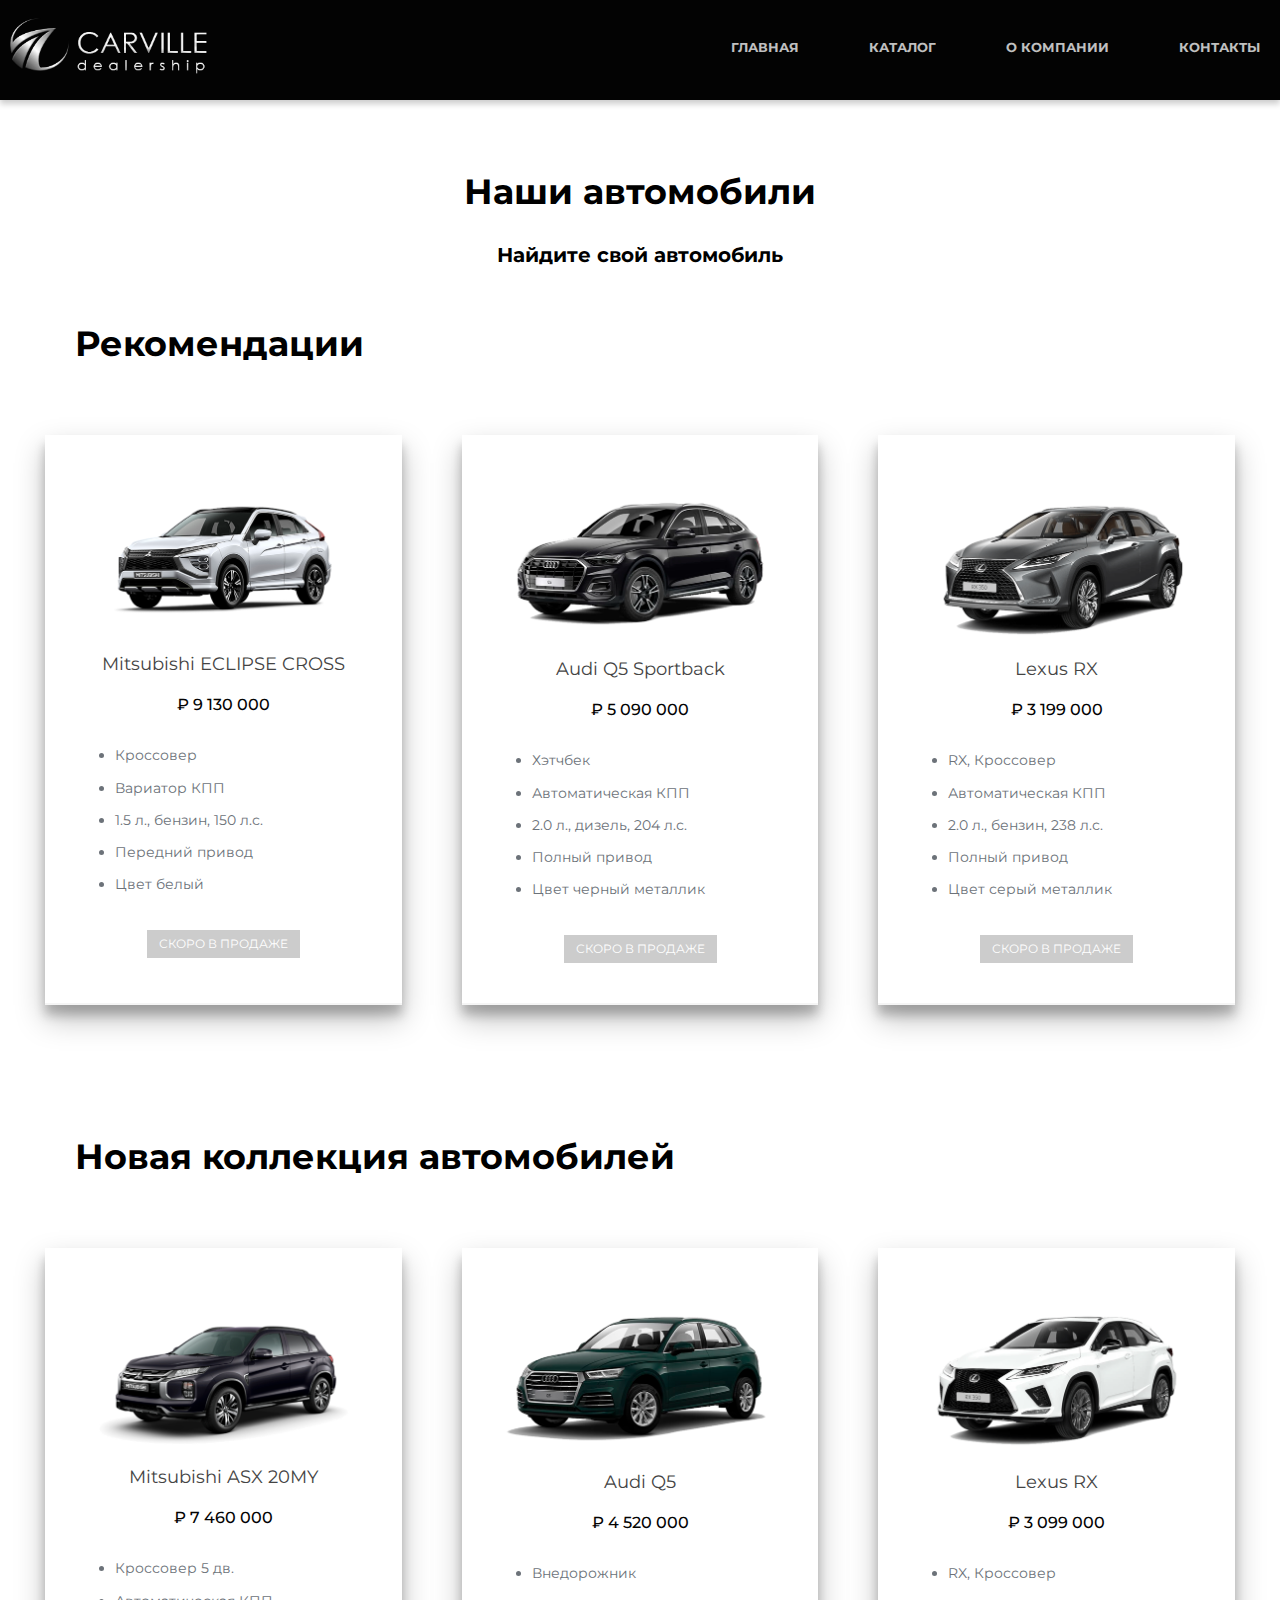
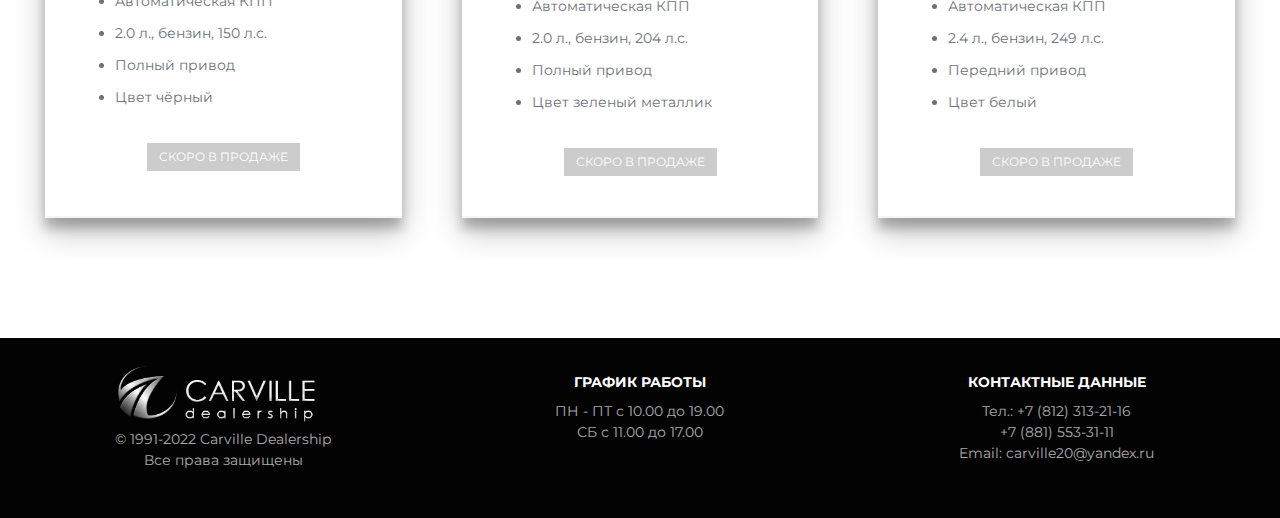
<file: index2.html>
<!doctype html>
<html>
<head>
    <meta charset="utf-8">
    <link href="https://fonts.googleapis.com/css?family=Montserrat:400,700" rel="stylesheet">
    <link rel="stylesheet" href="style2.css">
    <title>Carville dealership</title>
</head>
<body>

<!-- Header -->
<header class="header" id="header">
    <div class="container5">
        <div class="header__inner">
            <div class="header__logo">
                <img src="img/kkkk.png" width="200" height="90" alt="">
            </div>
            <nav class="nav" id="nav">
                <a class="nav__link" href="index.html">Главная</a>
                <a class="nav__link" href="index2.html">Каталог</a>
                <a class="nav__link" href="index3.html">О компании</a>
                <a class="nav__link" href="index4.html">Контакты</a>
            </nav>
        </div>
    </div>
</header>


<!-- Nomer -->

<div class="container6">
    <div class="zagolovok_podzagolovok_content">
        <h1 class="zagolovok" id="nomer">Наши автомобили</h1>
        <h2 class="podzagolovok">Найдите свой автомобиль</h2>
    </div>
    <h1 class="zagolovok4" id="nomer">Рекомендации</h1>

<div class="img_1">
<div class="nomer-item">
    <img class="item2" src="img/car3.jpg">
    <div class="nomer-list">
        <h3>Mitsubishi ECLIPSE CROSS</h3>
        <p class="price">₽ 9 130 000</p>
        <ul class="k2">
            <li>Кроссовер</li>
            <li>Вариатор КПП</li>
            <li>1.5 л., бензин, 150 л.с.</li>
            <li>Передний привод</li>
            <li>Цвет белый</li>
        </ul>
        <a href="" class="button">Скоро в продаже</a>
    </div>
  </div>

  <div class="nomer-item">
    <img class="item1" src="img/car2.jpg">
    <div class="nomer-list">
        <h3>Audi Q5 Sportback</h3>
        <p class="price">₽ 5 090 000</p>
        <ul class="k2">
            <li>Хэтчбек</li>
            <li>Автоматическая КПП</li>
            <li>2.0 л., дизель, 204 л.с.</li>
            <li>Полный привод</li>
            <li>Цвет черный металлик</li>
        </ul>
        <a href="" class="button">Скоро в продаже</a>
    </div>
  </div>

  <div class="nomer-item">
    <img class="item1" src="img/car1.jpg">
    <div class="nomer-list">
        <h3>Lexus RX</h3>
        <p class="price">₽ 3 199 000</p>
        <ul class="k2">
            <li>RX, Кроссовер</li>
            <li>Автоматическая КПП</li>
            <li>2.0 л., бензин, 238 л.с.</li>
            <li>Полный привод</li>
            <li>Цвет серый металлик</li>
        </ul>
        <a href="" class="button">Скоро в продаже</a>
    </div>
  </div>
</div>

<h1 class="zagolovok4" id="nomer">Новая коллекция автомобилей</h1>
<div class="img_2">
    <div class="nomer-item">
        <img class="item2" src="img/car6.jpg">
        <div class="nomer-list"> 
            <h3>Mitsubishi ASX 20MY</h3>
            <p class="price">₽ 7 460 000</p>
            <ul class="k2">
                <li>Кроссовер 5 дв.</li>
                <li>Автоматическая КПП</li>
                <li>2.0 л., бензин, 150 л.с.</li>
                <li>Полный привод</li>
                <li>Цвет чёрный</li>
            </ul>
            <a href="" class="button">Скоро в продаже</a>
        </div>
      </div>
    
      <div class="nomer-item">
        <img class="item1" src="img/car5.jpg">
        <div class="nomer-list">
            <h3>Audi Q5</h3>
            <p class="price">₽ 4 520 000</p>
            <ul class="k2">
                <li>Внедорожник</li>
                <li>Автоматическая КПП</li>
                <li>2.0 л., бензин, 204 л.с.</li>
                <li>Полный привод</li>
                <li>Цвет зеленый металлик</li>
            </ul>
            <a href="" class="button">Скоро в продаже</a>
        </div>
      </div>
    
      <div class="nomer-item">
        <img class="item1" src="img/car4.jpg">
        <div class="nomer-list">
            <h3>Lexus RX</h3>
            <p class="price">₽ 3 099 000</p>
            <ul class="k2">
                <li>RX, Кроссовер</li>
                <li>Автоматическая КПП</li>
                <li>2.4 л., бензин, 249 л.с.</li>
                <li>Передний привод</li>
                <li>Цвет белый</li>
            </ul>
            <a href="" class="button">Скоро в продаже</a>
        </div>
      </div>
    </div>


</div>


<!-- Footer -->
<footer class="footer">
    <div class="container">
        <div class="footer__inner">
            <div class="footer__block">
                <div class="logo">
                    <img src="img/kkkk.png" width="200" height="90" alt="">
                </div>
                <h4 class="footer__title"></h4>
                <address class="footer__address">
                    <div>© 1991-2022 Carville Dealership</div>
                    <div>Все права защищены</div>
                </address>
            </div>

            <div class="footer__block">
                <h4 class="footer__title">График работы</h4>
                <div class="footer__text">
                    <p>ПН - ПТ с 10.00 до 19.00 <br>
                        СБ с 11.00 до 17.00<br>
                    </p>
                </div>
            </div>

            <div class="footer__block">
                <h4 class="footer__title">Контактные данные</h4>
                <div class="footer__text">
                    <p>Тел.: +7 (812) 313-21-16 <br>
                        +7 (881) 553-31-11 <br>
                        Email: carville20@yandex.ru<br>
                    </p>
                </div>
            </div>
        </div> 
    </div> 
</footer>


<script src="main.js"></script>


</body>
</html>
</file>
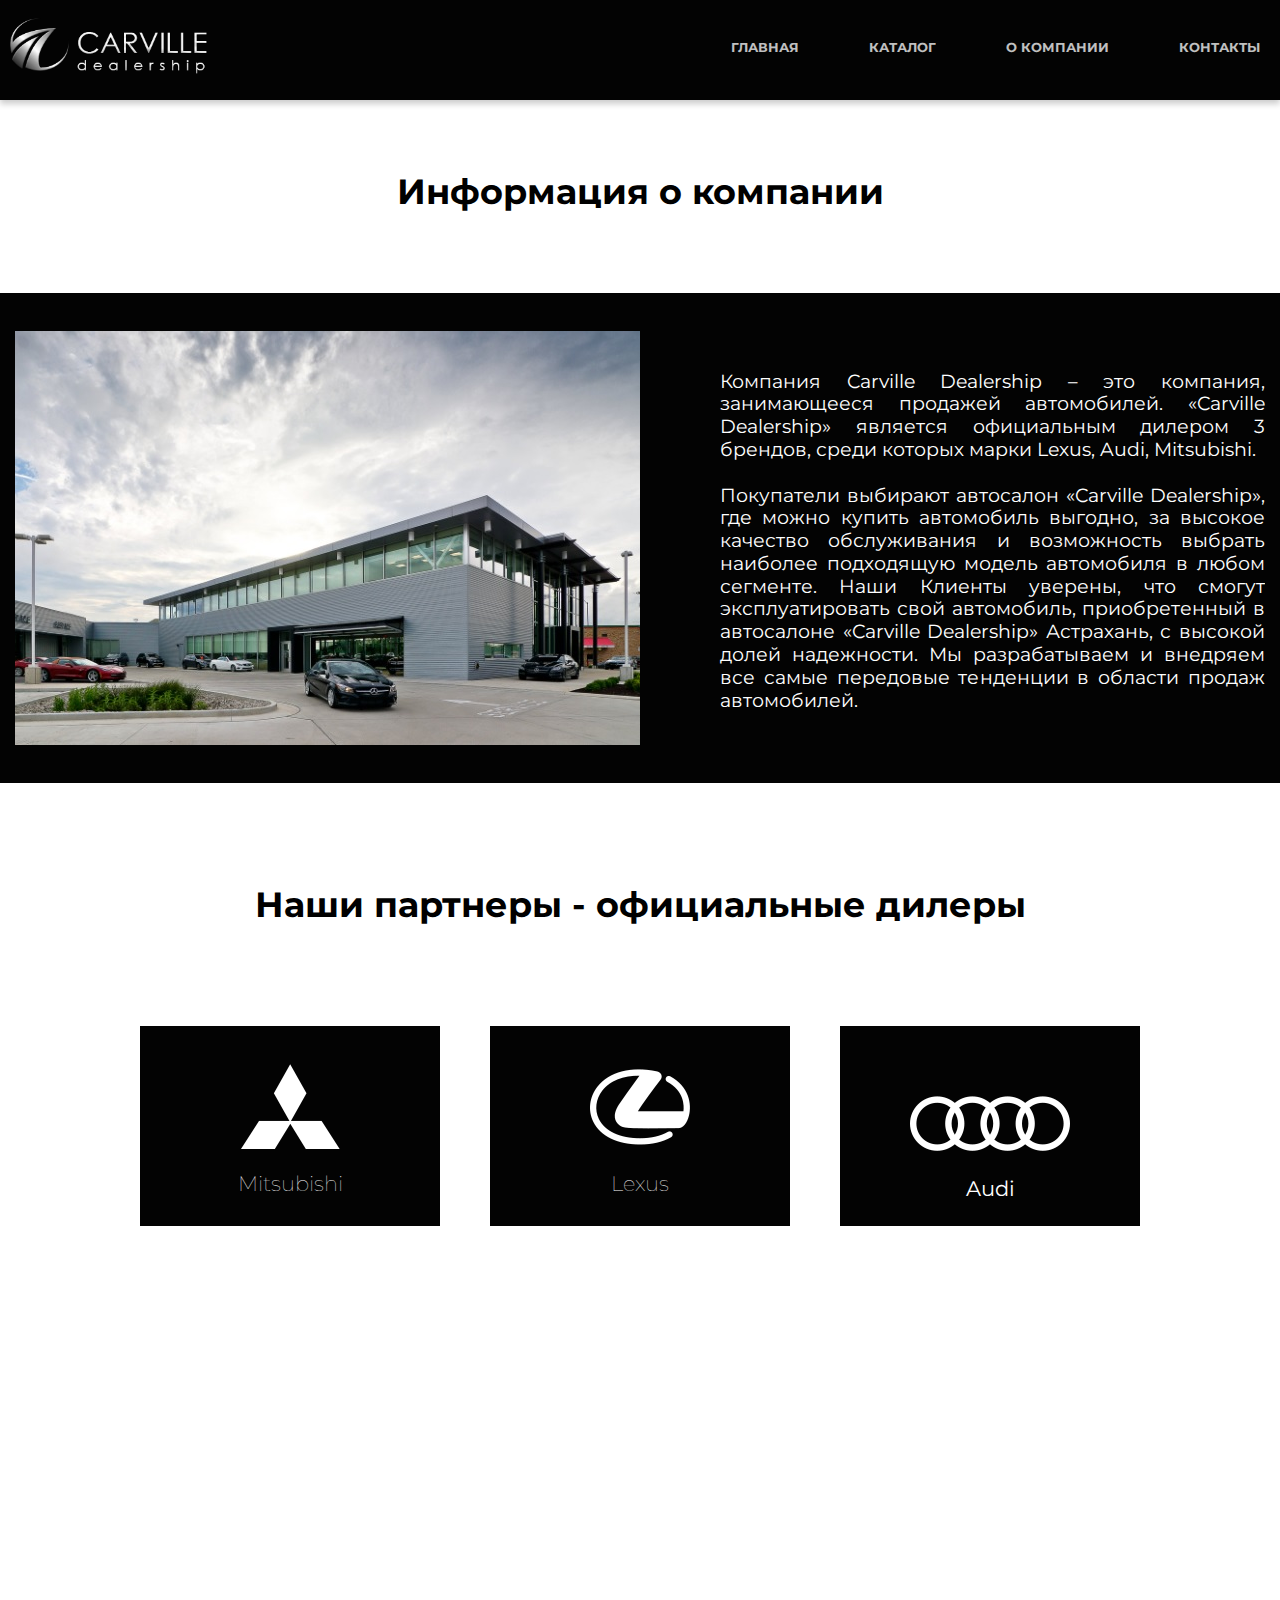
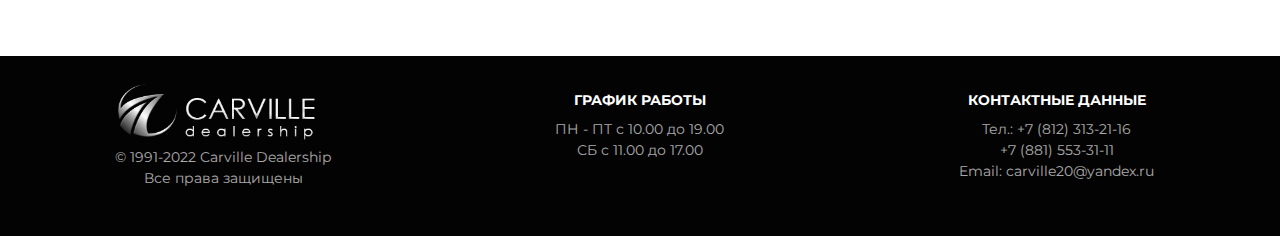
<file: index3.html>
<!doctype html>
<html>
<head>
    <meta charset="utf-8">
    <link href="https://fonts.googleapis.com/css?family=Montserrat:400,700" rel="stylesheet">
    <link rel="stylesheet" href="style3.css">
    <title>Carville dealership</title>
</head>
<body>

<!-- Header -->
<header class="header" id="header">
    <div class="container5">
        <div class="header__inner">
            <div class="header__logo">
                <img src="img/kkkk.png" width="200" height="90" alt="">
            </div>
            <nav class="nav" id="nav">
                <a class="nav__link" href="index.html">Главная</a>
                <a class="nav__link" href="index2.html">Каталог</a>
                <a class="nav__link" href="index3.html">О компании</a>
                <a class="nav__link" href="index4.html">Контакты</a>
            </nav>
        </div>
    </div>
</header>


<!-- Kompaniya -->
<div class="zagolovok_podzagolovok_content">
    <h1 class="zagolovok2" id="kompaniya">Информация о компании</h1>
</div>
<div class="kompaniya">
    <div class="container">
        <div class="kompaniya__slider" id="kompaniyaSlider">
                <div class="kompaniya__item">
                    <div class="kompaniya__photo">
                        <img class="kompaniya__img" src="img/ggg.jpg" alt="">
                    </div>
                    <div class="kompaniya__content">
                        <div class="kompaniya__text">Компания Carville Dealership – это компания, занимающееся продажей автомобилей. «Carville Dealership» является официальным дилером 3 брендов, среди которых марки Lexus, Audi, Mitsubishi.<br>
                            <br>
                            Покупатели выбирают автосалон «Carville Dealership», где можно купить автомобиль выгодно, за высокое качество обслуживания и возможность выбрать наиболее подходящую модель автомобиля в любом сегменте. Наши Клиенты уверены, что смогут эксплуатировать свой автомобиль, приобретенный
                            в автосалоне «Carville Dealership» Астрахань, с высокой долей надежности. Мы разрабатываем и внедряем все самые передовые тенденции в области продаж автомобилей.
                        </div>
                            
                    </div>
                </div>
        </div>

    </div>
</div>

<div class="container">
    <h1 class="zagolovok3">Наши партнеры - официальные дилеры</h1>
</div>

<!-- Партнеры -->
<div class="container435">
<div class="con">
    <div class="container_dil">
        <div class="card">
            <div class="face face1">
                <div class="contenttt">
                    <img src="img/icons8-мицубиси-100 (1).png">
                    <h3>Mitsubishi</h3>
                </div>
            </div>
            <div class="face face2"></div>
        </div>
        <div class="card">
            <div class="face face1">
                <div class="contenttt">
                    <img src="img/icons8-lexus-is-the-luxury-vehicle-division-of-the-japanese-automaker-toyota-100 (1).png">
                    <h3>Lexus</h3>
                </div>
            </div>
            <div class="face face2"></div>
        </div>
        <div class="card">
            <div class="face face1">
                <div class="contenttt">
                    <img src="img/icons8-audi-160.png">
                    <p>Audi</p>
                </div>
            </div>
            <div class="face face2"></div>
        </div>
    </div>
</div>
</div>


<!-- Footer -->
<footer class="footer">
    <div class="container">
        <div class="footer__inner">
            <div class="footer__block">
                <div class="logo">
                    <img src="img/kkkk.png" width="200" height="90" alt="">
                </div>
                <h4 class="footer__title"></h4>
                <address class="footer__address">
                    <div>© 1991-2022 Carville Dealership</div>
                    <div>Все права защищены</div>
                </address>
            </div>

            <div class="footer__block">
                <h4 class="footer__title">График работы</h4>
                <div class="footer__text">
                    <p>ПН - ПТ с 10.00 до 19.00 <br>
                        СБ с 11.00 до 17.00<br>
                    </p>
                </div>
            </div>

            <div class="footer__block">
                <h4 class="footer__title">Контактные данные</h4>
                <div class="footer__text">
                    <p>Тел.: +7 (812) 313-21-16 <br>
                        +7 (881) 553-31-11 <br>
                        Email: carville20@yandex.ru<br>
                    </p>
                </div>
            </div>
        </div> 
    </div> 
</footer>


<script src="main.js"></script>


</body>
</html>
</file>
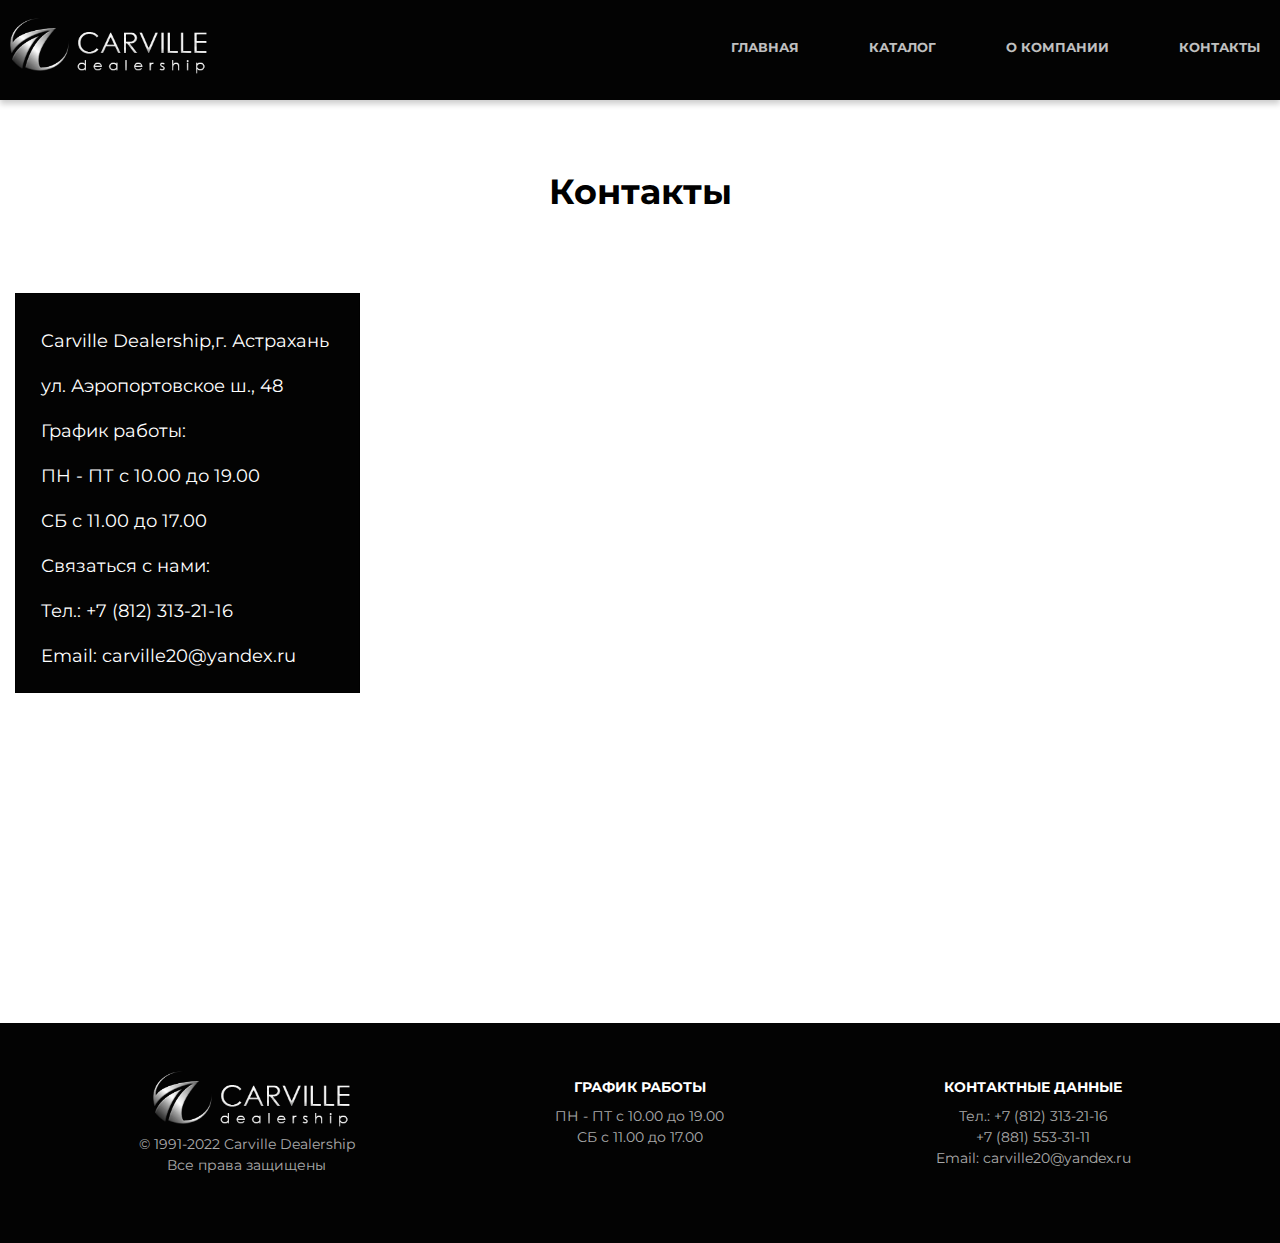
<file: index4.html>
<!doctype html>
<html>
<head>
    <meta charset="utf-8">
    <link href="https://fonts.googleapis.com/css?family=Montserrat:400,700" rel="stylesheet">
    <link rel="stylesheet" href="style4.css">
    <title>Carville dealership</title>
</head>
<body>

<!-- Header -->
<header class="header" id="header">
    <div class="container5">
        <div class="header__inner">
            <div class="header__logo">
                <img src="img/kkkk.png" width="200" height="90" alt="">
            </div>
            <nav class="nav" id="nav">
                <a class="nav__link" href="index.html">Главная</a>
                <a class="nav__link" href="index2.html">Каталог</a>
                <a class="nav__link" href="index3.html">О компании</a>
                <a class="nav__link" href="index4.html">Контакты</a>
            </nav>
        </div>
    </div>
</header>



<div class="zagolovok_podzagolovok_content">
    <h1 class="zagolovok2">Контакты</h1>
</div>
    <div class="container435">
        <div class="kompaniya__slider" id="kompaniyaSlider">
                <div class="kompaniya__item">
                    <div class="kompaniya__photo">
                        <div class="container1">
                            <div class="content">Carville Dealership,г. Астрахань<br>
                                ул. Аэропортовское ш., 48<br>
                                График работы:<br>
                                ПН - ПТ с 10.00 до 19.00<br>
                                СБ с 11.00 до 17.00<br>
                                Связаться с нами:<br>
                                Тел.: +7 (812) 313-21-16<br>
                                Email: carville20@yandex.ru<br>
                            </div>  
                        </div>
                    </div>
                    <div class="kompaniya__content">
                        <iframe class="karta" src="https://www.google.com/maps/embed?pb=!1m18!1m12!1m3!1d2756.5125548608585!2d48.00363501537534!3d46.29965727911969!2m3!1f0!2f0!3f0!3m2!1i1024!2i768!4f13.1!3m3!1m2!1s0x41a90e2f46098eb9%3A0x2df1041643adf5cd!2z0JvQtdC60YHRg9GBIC0g0JDRgdGC0YDQsNGF0LDQvdGM!5e0!3m2!1sru!2sru!4v1671791105698!5m2!1sru!2sru" width="900" height="400" style="border:0;" allowfullscreen="" loading="lazy" referrerpolicy="no-referrer-when-downgrade"></iframe>
                            
                    </div>
                </div>
        </div>
    </div>

    



<!-- Footer -->

<footer class="footer">
<div class="container">
    <div class="container">
        <div class="footer__inner">
            <div class="footer__block">
                <div class="logo">
                    <img src="img/kkkk.png" width="200" height="90" alt="">
                </div>
                <h4 class="footer__title"></h4>
                <address class="footer__address">
                    <div>© 1991-2022 Carville Dealership</div>
                    <div>Все права защищены</div>
                </address>
            </div>

            <div class="footer__block">
                <h4 class="footer__title">График работы</h4>
                <div class="footer__text">
                    <p>ПН - ПТ с 10.00 до 19.00 <br>
                        СБ с 11.00 до 17.00<br>
                    </p>
                </div>
            </div>

            <div class="footer__block">
                <h4 class="footer__title">Контактные данные</h4>
                <div class="footer__text">
                    <p>Тел.: +7 (812) 313-21-16 <br>
                        +7 (881) 553-31-11 <br>
                        Email: carville20@yandex.ru<br>
                    </p>
                </div>
            </div>
        </div> 
    </div> 
</div>
</footer>



<script src="main.js"></script>


</body>
</html>
</file>
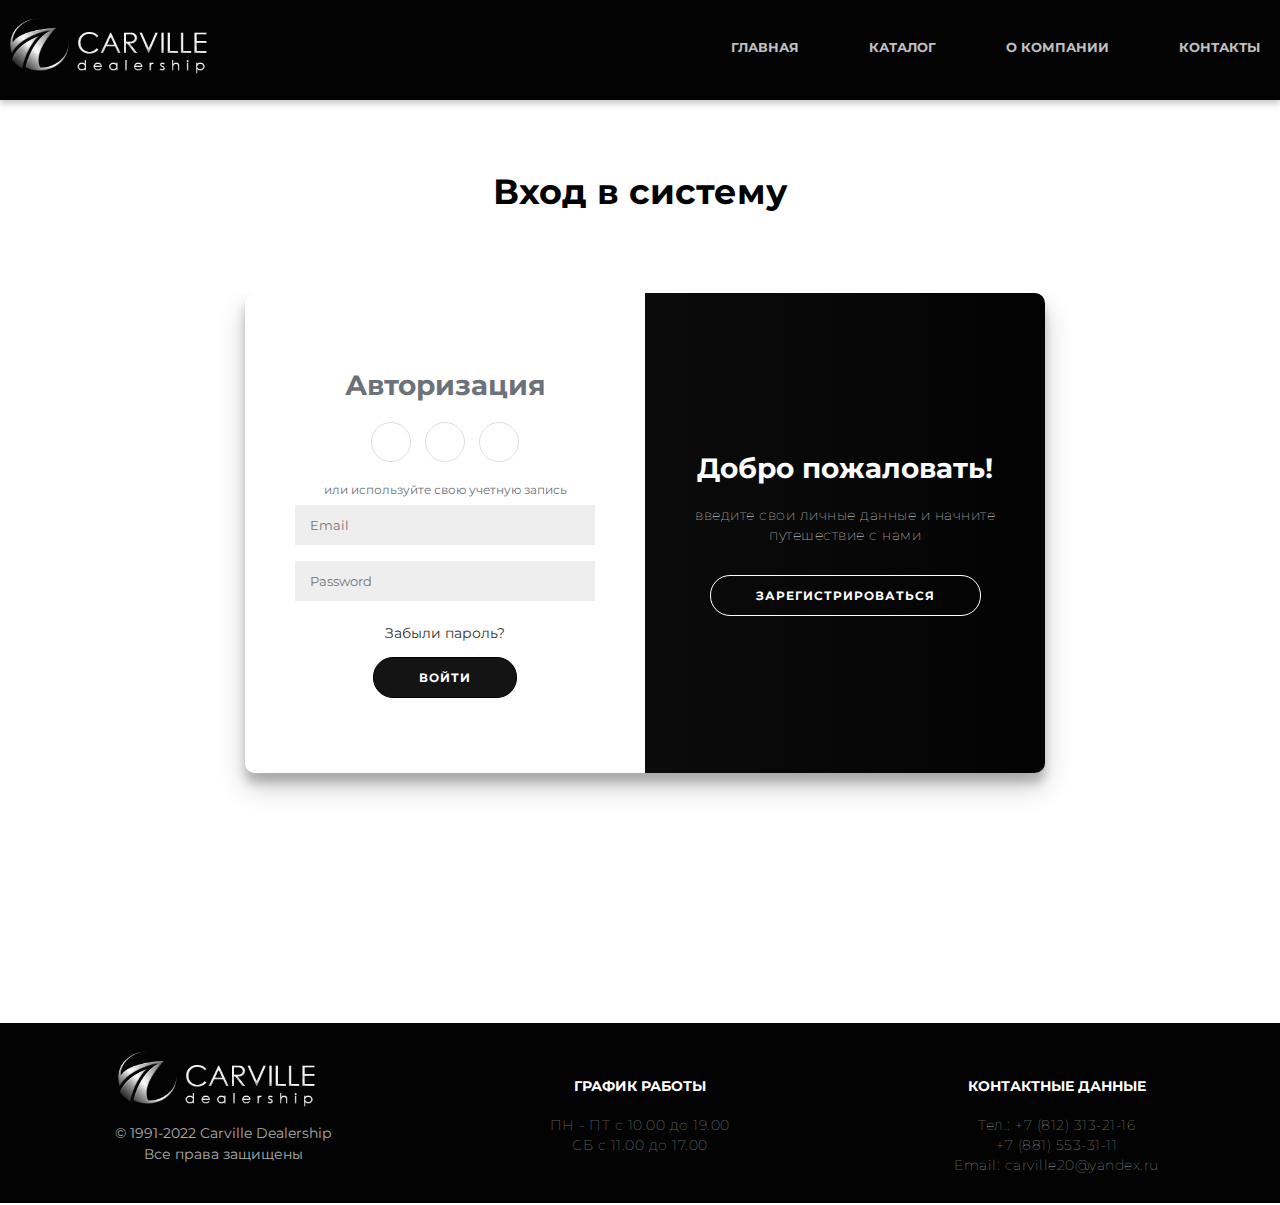
<file: index5.html>
<!doctype html>
<html>
<head>
    <meta charset="utf-8">
    <link href="https://fonts.googleapis.com/css?family=Montserrat:400,700" rel="stylesheet">
    <link rel="stylesheet" href="style5.css">
    <title>Carville dealership</title>
</head>
<body>

<!-- Header -->
<header class="header" id="header">
    <div class="container5">
        <div class="header__inner">
            <div class="header__logo">
                <img src="img/kkkk.png" width="200" height="90" alt="">
            </div>
            <nav class="nav" id="nav">
                <a class="nav__link" href="index.html">Главная</a>
                <a class="nav__link" href="index2.html">Каталог</a>
                <a class="nav__link" href="index3.html">О компании</a>
                <a class="nav__link" href="index4.html">Контакты</a>
            </nav>
        </div>
    </div>
</header>



<div class="zagolovok_podzagolovok_content">
    <h1 class="zagolovok2" id="kompaniya">Вход в систему</h1>
</div>

<link rel="stylesheet" href="https://use.fontawesome.com/releases/v5.8.1/css/all.css"
    integrity="sha384-50oBUHEmvpQ+1lW4y57PTFmhCaXp0ML5d60M1M7uH2+nqUivzIebhndOJK28anvf"
    crossorigin="anonymous">

<div class="container_f1">
<div class="container435">
<div class="container" id="container">
        <div class="form-container sign-up-container">
            <form action="#">
                <h1>Регистрация клиента</h1>
                <div class="social-container">
                    <a href="#" class="social"><i class="fab fa-facebook-f"></i></a>
                    <a href="#" class="social"><i class="fab fa-google-plus-g"></i></a>
                    <a href="#" class="social"><i class="fab fa-linkedin-in"></i></a>
                </div>
                <span>или используйте электронную почту для регистрации</span>
                <input type="text" placeholder="Name" />
                <input type="email" placeholder="Email" />
                <input type="password" placeholder="Password"/>
                <div class="button_1">
                    <button>Регистрация</button>
                </div>
            </form>
        </div>
        <div class="form-container sign-in-container">
            <form action="#">
                <h1>Авторизация</h1>
                <div class="social-container">
                    <a href="#" class="social"><i class="fab fa-facebook-f"></i></a>
                    <a href="#" class="social"><i class="fab fa-google-plus-g"></i></a>
                    <a href="#" class="social"><i class="fab fa-linkedin-in"></i></a>
                </div>
                <span>или используйте свою учетную запись</span>
                <input type="email" placeholder="Email" />
                <input type="password" placeholder="Password" />
                <a href="#">Забыли пароль?</a>
                <button>войти</button>
            </form>
        </div>
        <div class="overlay-container">
            <div class="overlay">
                <div class="overlay-panel overlay-left">
                    <h1>С возвращением!</h1>
                    <p>Чтобы поддерживать с нами связь, пожалуйста, войдите в систему, указав свои личные данные</p>
                    <button class="ghost" id="signIn">Войти</button>
                </div>
                <div class="overlay-panel overlay-right">
                    <h1>Добро пожаловать!</h1>
                    <p>введите свои личные данные и начните путешествие с нами</p>
                    <button class="ghost" id="signUp">зарегистрироваться</button>
                </div>
            </div>
        </div>
    </div>
   
</div>
</div>


    
<!-- Footer -->
<footer class="footer">
    <div class="container10">
        <div class="footer__inner">
            <div class="footer__block">
                <div class="logo">
                    <img src="img/kkkk.png" width="200" height="90" alt="">
                </div>
                <h4 class="footer__title"></h4>
                <address class="footer__address">
                    <div>© 1991-2022 Carville Dealership</div>
                    <div>Все права защищены</div>
                </address>
            </div>

            <div class="footer__block">
                <h4 class="footer__title">График работы</h4>
                <div class="footer__text">
                    <p>ПН - ПТ с 10.00 до 19.00 <br>
                        СБ с 11.00 до 17.00<br>
                    </p>
                </div>
            </div>

            <div class="footer__block">
                <h4 class="footer__title">Контактные данные</h4>
                <div class="footer__text">
                    <p>Тел.: +7 (812) 313-21-16 <br>
                        +7 (881) 553-31-11 <br>
                        Email: carville20@yandex.ru<br>
                    </p>
                </div>
            </div>
        </div> 
    </div> 
</footer>


<script src="main5.js"></script>


</body>
</html>
</file>
<file: style2.css>
body {
    margin: 0;

    font-family: 'Montserrat', sans-serif;
    font-size: 14px;
    color: #6c7279;
    background-color: #fff;
}


* {
    box-sizing: border-box;
}

h1, h2, h3, h4, h5, h6 {
    margin: 0;
}

p {
    margin: 0 0 10px;
}


/* Container
===================*/
.container {
    width: 100%;
    max-width: 1300px;
    margin: 0 auto;
    padding: 0 15px;
}

.container7 {
    width: 100%;
    max-width: 1600px;
    height: 670px;
    margin: -65px auto;
    padding: 0 15px;
    background-color: #030303;
}

.container6 {
    width: 100%;
    max-width: 1300px;
    margin: 0 auto;
    padding: 0 15px;
    
}

.container435 {
    width: 100%;
    height: 100%;
    max-width: 1300px;
    margin: 0 auto;
    padding: 0 15px;
    margin-bottom: 20px;

    overflow: hidden;
    display: grid;
    grid-template-areas:  "footer";
    grid-template-rows: auto 1fr auto;
    min-height: 80vh;
}

.container5 {
    width: 100%;
    max-width: 1270px;
    margin: 0 auto;
    padding: 0 15px;
}

.container1 {
    position: absolute;
    width: 345px;
    height: 400px;
    left: 40px;
    margin-top: 50px;

    background: #030303;
}

.container2 {
    width: 100%;
    max-width: 1270px;
    margin: 0 auto;
    padding: 0 30px;
}

.container3 {
    width: 100%;
    max-width: 1400px;
    margin: 0 auto;
    padding: 0 30px;
}

.container4 {
    width: 100%;
    max-width: 1220px;
    margin: 0 auto;
    padding: 0 15px;
}

.header__logo {
    margin-left: -10px;
    margin-top: 10px;
}


/* Header
===================*/

.header {
    width: 100%;
    height: 100px;
    background:  #030303;
    box-shadow: 0 4px 6px rgba(0,0,0,.2);
    position: absolute;
    top: 0;
    left: 0;
    z-index: 1000;
}

.header.fixed {
    height: auto;

    position: fixed;

    background-color: #141414;
}

.header.fixed .header__inner {
    padding-top: -5px;
    padding-bottom: -5px;

    border-bottom: 0;
}

.header__inner {
    display: flex;
    justify-content: space-between;
    align-items: center;
    padding: -54px 0;
    margin-top: -5px;
}




/* Nav
===================*/

.nav {
    display: flex;
    font-size: 13px;
    font-weight: 700;
    text-transform: uppercase;
}

.nav__link {
    margin-left: 70px;

    color: rgb(255, 255, 255);
    text-decoration: none;
    opacity: .75;

    transition: opacity .1s linear;
}

.nav__link:hover {
    opacity: 1;
}


/* Intro
===================*/

.intro {
    display: flex;
    height: 790px;
    padding-top: 100px;
    margin-top: 100px;
    

    background: url("img/baner.jpg") center no-repeat;
    background-size: cover;
    
}

.intro__inner {
    width: 100%;
    max-width: 970px;
    margin: 0 auto;

    text-align: center;
}

.intro__title {
    margin: 0 0 30px;

    font-family: 'Montserrat', sans-serif;
    font-size: 45px;
    line-height: 1.1;
    color: #fff;
    font-weight: 700;
    text-transform: uppercase;
    text-align: left;
    margin-left: -148px;
    margin-top: -10px;
}

.intro__subtitle {
    margin-bottom: 60px;

    font-size: 27px;
    color: #fff;
    line-height: 1.5;
    font-weight: 400;
    text-align: left;
    margin-left: -148px;
    margin-top: 240px;
}

.intro__subtitle1 {
    margin-bottom: 20px;

    font-size: 18px;
    color: #fff;
    line-height: 1.5;
    font-weight: 400;
    text-align: left;
    margin-left: -148px;
    margin-top: -27px;

}

.intro__subtitle2 {
    margin-bottom: 60px;

    font-size: 27px;
    color: #fff;
    line-height: 1.5;
    font-weight: 400;
    text-align: left;
    margin-left: -148px;
    margin-top: 10px;
}


/* Button
===================*/
.btn {
    display: inline-block;
    vertical-align: top;
    padding: 14px 40px;

    border-radius: 2px;
    border: 0;
    cursor: pointer;

    font-family: 'Montserrat', sans-serif;
    font-size: 13px;
    color: #fff;
    font-weight: 600;
    text-transform: uppercase;
    text-decoration: none;
    text-align: left;
    opacity: .80;


    transition: background .1s linear;
    margin-left: -1085px;
}

.btn--red {
    background-color: #030303;
}

.btn--red:hover {
    background-color: #0f0f0f;
}

.btn--long {
    min-width: 280px;
}



/* Preimushchestva
===================*/

.preimushchestva {
    display: flex;
    flex-wrap: wrap;
    margin: 85px 0;
}

.preimushchestva__item {
    width: 33.33333%;
    padding: 0 40px;
    margin: 25px 0;

    text-align: center;
}

.preimushchestva__icon {
    margin-bottom: 25px;
}

.preimushchestva__title {
    margin-bottom: 20px;

    font-size: 14px;
    color: #2d3033;
    font-weight: 700;
    text-transform: uppercase;
}

.preimushchestvas__text {
    font-size: 14px;
    line-height: 1.5;
    color: #6c7279;
    
}

.logo {
    display: flex;
    justify-content: space-between;
    align-items: center;
    padding: -54px 0;
    margin-left: 88px;
    margin-top: -20px;

}

.karta {
    margin-left: 400px;
    margin-top: 50px;
    margin-bottom: 95px;
}

.preim {
    text-align: center;
    font-size: 35px;
    color: #000000;
    margin-top: 85px;
    margin-bottom: -20px;

}

.preim1 {
    text-align: center;
    font-size: 35px;
    color: #ffffff;
    margin-top: 120px;
    padding-top: 55px;
    margin-bottom: -120px;

}

.preim2 {
    text-align: center;
    font-size: 35px;
    color: #000000;
    margin-top: 57px;
    margin-bottom: 140px;

}

.zagolovok_podzagolovok_content{
    position: relative;
    width: 100%;
    max-width: 1300px;
    margin-top: 50px;
    margin-top: 170px;
}

.zagolovok {
    text-align: center;
    font-size: 35px;
    color: #000000;
}

.podzagolovok {
    text-align: center;
    font-size: 20px;
    color: #000000;
    margin-top: 30px;
    margin-bottom: 55px;
}

.zagolovok1 {
    text-align: center;
    font-size: 35px;
    color: #000000;
    margin-top: -120px;
    margin-bottom: 25px;
}

.zagolovok2 {
    text-align: center;
    font-size: 35px;
    color: #000000;
    margin-top: 70px;
    margin-bottom: 80px;
}

.zagolovok4 {
    text-align: left;
    margin-left: 60px;
    margin-bottom: 40px;
    font-size: 35px;
    color: #000000;
}


.div1 {
    border: 1px solid black;
    padding: 5px;
    margin-bottom: 5px;
}
   
.content {
    width: 99%;
    position: absolute;


    line-height: 2.5;

    height: 275px;
    left: 15px;

    font-style: normal;
    font-size: 20px;
    display: flex;

    color: #ffffff;
}

.content1 {
    width: 95%;
    position: absolute;
    
    line-height: 2.5;
    
    height: 275px;
    left: 15px;
    
    font-style: normal;
    font-size: 20px;
    display: flex;
    
    color: #ffffff;
}



/* Nomer
===================*/

.nomer-item {
    width: 380px; 
    height: 830px;
    text-align: center;
    margin: 0 auto;
    padding: 15px;
    border-bottom: 2px solid #F5F5F5;
    background: white;
    
    transition: .3s ease-in;
}

.nomer-item {
    background: white;
    display: inline-block;
    width: 380px; 
    height: 570px;
    margin: 30px;
    box-shadow: 0 14px 28px rgba(0,0,0,0.25), 0 10px 10px rgba(0,0,0,0.22);
}

.nomer-item:hover {
    border-bottom: 2px solid #030303;
}

.nomer-item img {
    display: block;
    width: 100%;
}

.nomer-list {
    padding: 15px 0;
}

.nomer-list h3 {
    font-size: 18px;
    font-weight: 400;
    color: #444444;
    margin: 0 0 10px 0;
}



.item1 {
    margin-top: 40px;
}

.item2 {
    margin-top: 35px;
}


.price {
    font-size: 16px;
    color: #030303;
    display: block;
    margin-bottom: 25px;
    margin-top: 20px;
    font-weight: 500;
}

.button {
    text-decoration: none;
    display: inline-block;
    padding: 0 12px;
    background: #cccccc;
    color: white;
    text-transform: uppercase;
    font-size: 12px;
    line-height: 28px;
    transition: .3s ease-in;
}

.nomer-item:hover .button {
    background: #030303;
}

.k2 {
    text-align: left;
    margin: 0 15px;
    line-height: 2.3;
    margin-bottom: 30px;
}

.k3 {
    margin-left: -135px;
    margin-top: 20px;
}




.img_1 {
    display: flex;
    margin-bottom: 100px;
}

.img_2 {
    display: flex;
    margin-bottom: 100px;
}

.img_3 {
    display: flex;
    margin-bottom: 100px;
}



/* Karusel
===================*/
.slideshow-container {
  max-width: 1050px;
  position: relative;
  margin: auto;
  top: 185px; 
}

.mySlides {
    display: none;
}

.prev, .next {
  cursor: pointer;
  position: absolute;
  top: 50%;
  width: auto;
  margin-top: -22px;
  padding: 16px;
  color: white;
  font-weight: bold;
  font-size: 18px;
  transition: 0.6s ease;
  border-radius: 0 3px 3px 0;
}

.next {
  right: 0;
  border-radius: 3px 0 0 3px;
}

.prev:hover, .next:hover {
  background-color: rgba(0,0,0,0.8);
}

.text {
  color: #f2f2f2;
  font-size: 15px;
  padding: 8px 12px;
  position: absolute;
  bottom: 8px;
  width: 100%;
  text-align: center;
}

.numbertext {
  color: #f2f2f2;
  font-size: 12px;
  padding: 8px 12px;
  position: absolute;
  top: 0;
}

.dot {
  cursor: pointer;
  height: 12px;
  width: 12px;
  margin: 210px 2px;
  background-color: rgb(255, 255, 255);
  border-radius: 90%;
  display: inline-block;
  transition: background-color 0.6s ease;
}

.active, .dot:hover {
  background-color: #717171;
}



/* Zayavka */
.decor {
    position: relative;
    max-width: 400px;
    margin: 50px auto 0;
    background: white;
    border-radius: 30px;
    background: #f0683f;
    margin-right: 100px;
    }

.circle {
    position: absolute;
    bottom: 80px;
    left: -55px;
    width: 20px;
    height: 20px;
    border-radius: 50%;
    background: white;
    }

.form-inner {
    padding: 50px;
    }

.form-inner input, .form-inner textarea {
    display: block;
    width: 100%;
    padding: 0 20px;
    margin-bottom: 10px;
    background: #E9EFF6;
    line-height: 40px;
    border-width: 0;
    border-radius: 20px;
    font-family: 'Montserrat', sans-serif;
    }

.form-inner input[type="submit"] {
    margin-top: 30px;
    background: #f69a73e3;
    border-bottom: 4px solid #d87d56;
    color: white;
    font-size: 14px;
    }

.form-inner textarea {
    resize: none;
    }

.form-inner h3 {
    margin-top: 0;
    font-weight: 500;
    font-size: 24px;
    color: #ffffff;
    }
    
h3 {
    margin-bottom: 10px;
    margin-top: 20px;
    font-family: 'Montserrat', sans-serif;
    }
    
.modal {
    display: none; 
    position: fixed; 
    z-index: 1; 
    left: 0;
    top: 0;
    width: 100%; 
    height: 100%; 
    background-color: rgba(0,0,0,0.4); 
    }
    
.modal-content {
    background-color: #fefefe;
    margin: 10% auto; 
    padding: 25px;
    border: 1px solid #888;
    width: 40%; 
    margin-top: 260px ;
    }
    
.close {
    color: #aaa;
    float: right;
    font-size: 28px;
    font-weight: bold;
    }
    
.close:hover,
.close:focus {
    color: black;
    text-decoration: none;
    cursor: pointer;
    }

.img4 {
    margin-bottom: -690px;
    margin-left: 80px;
    width: 680px;
    height: 500px;
}

.k1 {
    color: rgb(255, 255, 255);
    text-align: center;
    padding-bottom: 20px;
}



/* Akkordeon
===================*/
.accordion {
    background-color: #eee;
    color: #444;
    font-family: 'Montserrat', sans-serif;
    font-size: 18px;
    cursor: pointer;
    padding: 25px;
    width: 990px;
    margin-left: 155px;
    text-align: center;
    margin-bottom: 10px;
    text-align: left;
    border: none;
    transition: 0.4s;
  }

  
.activee, .accordion:hover {
    background-color: #cccccce1;
  }
  
.panel {
    padding: 0 30px;
    background-color: white;
    display: none;
    margin-left: 148px;
    margin-top: 10px;
    margin-bottom: 20px;
    width: 990px;
    
  }

.accordion:after {
    content: '\02795'; /* Символ (+) */
    font-size: 13px;
    color: #444;
    float: right;
    margin-left: 5px;
    margin-top: 1px;
}

.activee:after1 {
  content: "\2796"; /* Символ (-) */
}

.zagolovok3 {
    text-align: center;
    font-size: 35px;
    color: #000000;
    margin-top: 130px;
    margin-bottom: 80px;

}

/* Kompaniya
===================*/

.kompaniya {
    overflow: hidden;
    background-color: #030303;
    margin-bottom: 200px;
}

.kompaniya__slider {
    height: 490px;
    overflow: hidden;
}

.kompaniya__slider.slick-initialized {
    height: auto;
}

.kompaniya__item {
    display: flex;
    flex-wrap: wrap;
    overflow: hidden;
}

.kompaniya__photo {
    width: 50%;
    height: 490px;
    position: relative;
}

.kompaniya__img {
    position: absolute;
    top: 50%;
    right: 0;
    z-index: 1;

    transform: translateY(-50%);
}

.kompaniya__content {
    display: flex;
    flex-direction: column;
    justify-content: center;
    width: 50%;
    padding-left: 80px;
}

.kompaniya__text {
    margin-bottom: -7px;

    font-family: 'Montserrat', sans-serif;
    font-style: normal;
    text-align: justify;
    font-size: 19px;
    line-height: 1.2;
    color: #fff;
}

.kompaniya__author {
    font-size: 13px;
    font-weight: 700;
    text-transform: uppercase;
    color: #fff;
}


/* Footer
===================*/

.footer {
    margin-top: -10px;
    background-color: #030303;
}

.footer__inner {
    display: flex;
    flex-wrap: wrap;
    padding: 35px 0;
    height: 180px;
}

.footer__block {
    width: 33.33333%;
    padding: 0 15px;

    text-align: center;
}

.footer__title {
    margin-bottom: 10px;

    font-size: 14px;
    font-weight: 700;
    color: #fff;
    text-transform: uppercase;
}

.footer__address {
    margin-top: -24px;
    font-size: 14px;
    line-height: 1.5;
    font-style: normal;
    color: rgba(255, 255, 255, 0.671);
}

.footer__text {
    font-size: 14px;
    line-height: 1.5;
    color: rgba(255, 255, 255, 0.671);
}
</file>
<file: style3.css>
body {
    margin: 0;

    font-family: 'Montserrat', sans-serif;
    font-size: 14px;
    color: #6c7279;
    background-color: #fff;
}


* {
    box-sizing: border-box;
}

h1, h2, h3, h4, h5, h6 {
    margin: 0;
}

p {
    margin: 0 0 10px;
}


/* Container
===================*/
.container {
    width: 100%;
    max-width: 1300px;
    margin: 0 auto;
    padding: 0 15px;
}

.container7 {
    width: 100%;
    max-width: 1600px;
    height: 670px;
    margin: -65px auto;
    padding: 0 15px;
    background-color: #030303;
}

.container6 {
    width: 100%;
    max-width: 1300px;
    margin: 0 auto;
    padding: 0 15px;
}

.container5 {
    width: 100%;
    max-width: 1270px;
    margin: 0 auto;
    padding: 0 15px;
}

.container1 {
    position: absolute;
    width: 345px;
    height: 400px;
    left: 40px;
    margin-top: 50px;

    background: #030303;
}

.container2 {
    width: 100%;
    max-width: 1270px;
    margin: 0 auto;
    padding: 0 30px;
}


.container435 {
    width: 100%;
    height: 100%;
    max-width: 1300px;
    margin: 0 auto;
    padding: 0 15px;
    margin-bottom: 20px;

    overflow: hidden;
    display: grid;
    grid-template-areas:  "footer";
    grid-template-rows: auto 1fr auto;
    min-height: 80vh;
}

.container3 {
    width: 100%;
    max-width: 1400px;
    margin: 0 auto;
    padding: 0 30px;
}

.container4 {
    width: 100%;
    max-width: 1220px;
    margin: 0 auto;
    padding: 0 15px;
}

.header__logo {
    margin-left: -10px;
    margin-top: 10px;
}


/* Header
===================*/

.header {
    width: 100%;
    height: 100px;
    background:  #030303;
    box-shadow: 0 4px 6px rgba(0,0,0,.2);
    position: absolute;
    top: 0;
    left: 0;
    z-index: 1000;
}

.header.fixed {
    height: auto;

    position: fixed;

    background-color: #141414;
}

.header.fixed .header__inner {
    padding-top: -5px;
    padding-bottom: -5px;

    border-bottom: 0;
}

.header__inner {
    display: flex;
    justify-content: space-between;
    align-items: center;
    padding: -54px 0;
    margin-top: -5px;
}




/* Nav
===================*/

.nav {
    display: flex;
    font-size: 13px;
    font-weight: 700;
    text-transform: uppercase;
}

.nav__link {
    margin-left: 70px;

    color: rgb(255, 255, 255);
    text-decoration: none;
    opacity: .75;

    transition: opacity .1s linear;
}

.nav__link:hover {
    opacity: 1;
}


/* Intro
===================*/

.intro {
    display: flex;
    height: 790px;
    padding-top: 100px;
    margin-top: 100px;
    

    background: url("img/baner.jpg") center no-repeat;
    background-size: cover;
    
}

.intro__inner {
    width: 100%;
    max-width: 970px;
    margin: 0 auto;

    text-align: center;
}

.intro__title {
    margin: 0 0 30px;

    font-family: 'Montserrat', sans-serif;
    font-size: 45px;
    line-height: 1.1;
    color: #fff;
    font-weight: 700;
    text-transform: uppercase;
    text-align: left;
    margin-left: -148px;
    margin-top: -10px;
}

.intro__subtitle {
    margin-bottom: 60px;

    font-size: 27px;
    color: #fff;
    line-height: 1.5;
    font-weight: 400;
    text-align: left;
    margin-left: -148px;
    margin-top: 240px;
}

.intro__subtitle1 {
    margin-bottom: 20px;

    font-size: 18px;
    color: #fff;
    line-height: 1.5;
    font-weight: 400;
    text-align: left;
    margin-left: -148px;
    margin-top: -27px;

}

.intro__subtitle2 {
    margin-bottom: 60px;

    font-size: 27px;
    color: #fff;
    line-height: 1.5;
    font-weight: 400;
    text-align: left;
    margin-left: -148px;
    margin-top: 10px;
}


/* Button
===================*/
.btn {
    display: inline-block;
    vertical-align: top;
    padding: 14px 40px;

    border-radius: 2px;
    border: 0;
    cursor: pointer;

    font-family: 'Montserrat', sans-serif;
    font-size: 13px;
    color: #fff;
    font-weight: 600;
    text-transform: uppercase;
    text-decoration: none;
    text-align: left;
    opacity: .80;


    transition: background .1s linear;
    margin-left: -1085px;
}

.btn--red {
    background-color: #030303;
}

.btn--red:hover {
    background-color: #0f0f0f;
}

.btn--long {
    min-width: 280px;
}



/* Preimushchestva
===================*/

.preimushchestva {
    display: flex;
    flex-wrap: wrap;
    margin: 85px 0;
}

.preimushchestva__item {
    width: 33.33333%;
    padding: 0 40px;
    margin: 25px 0;

    text-align: center;
}

.preimushchestva__icon {
    margin-bottom: 25px;
}

.preimushchestva__title {
    margin-bottom: 20px;

    font-size: 14px;
    color: #2d3033;
    font-weight: 700;
    text-transform: uppercase;
}

.preimushchestvas__text {
    font-size: 14px;
    line-height: 1.5;
    color: #6c7279;
    
}

.logo {
    display: flex;
    justify-content: space-between;
    align-items: center;
    padding: -54px 0;
    margin-left: 88px;
    margin-top: -20px;

}

.karta {
    margin-left: 400px;
    margin-top: 50px;
    margin-bottom: 95px;
}

.preim {
    text-align: center;
    font-size: 35px;
    color: #000000;
    margin-top: 85px;
    margin-bottom: -20px;

}

.preim1 {
    text-align: center;
    font-size: 35px;
    color: #ffffff;
    margin-top: 120px;
    padding-top: 55px;
    margin-bottom: -120px;

}

.preim2 {
    text-align: center;
    font-size: 35px;
    color: #000000;
    margin-top: 57px;
    margin-bottom: 140px;

}

.zagolovok_podzagolovok_content {
    position: relative;
    width: 100%;
    margin-top: 50px;
    margin-top: 170px;
}

.zagolovok {
    text-align: center;
    font-size: 35px;
    color: #000000;
    margin-top: -30px;
}

.podzagolovok {
    text-align: center;
    font-size: 20px;
    color: #000000;
    margin-top: 30px;
    margin-bottom: 55px;
}

.zagolovok1 {
    text-align: center;
    font-size: 35px;
    color: #000000;
    margin-top: -120px;
    margin-bottom: 25px;
}

.zagolovok2 {
    text-align: center;
    font-size: 35px;
    color: #000000;
    margin-top: 70px;
    margin-bottom: 80px;
}



.div1 {
    border: 1px solid black;
    padding: 5px;
    margin-bottom: 5px;
}
   
.content {
    width: 99%;
    position: absolute;


    line-height: 2.5;

    height: 275px;
    left: 15px;

    font-style: normal;
    font-size: 20px;
    display: flex;

    color: #ffffff;
}

.content1 {
    width: 95%;
    position: absolute;
    
    line-height: 2.5;
    
    height: 275px;
    left: 15px;
    
    font-style: normal;
    font-size: 20px;
    display: flex;
    
    color: #ffffff;
}



/* Nomer
===================*/

.nomer-item {
    width: 380px; 
    height: 830px;
    text-align: center;
    margin: 0 auto;
    padding: 15px;
    border-bottom: 2px solid #F5F5F5;
    background: white;
    
    transition: .3s ease-in;
}

.nomer-item {
    background: white;
    display: inline-block;
    width: 380px; 
    height: 570px;
    margin: 30px;
    box-shadow: 0 14px 28px rgba(0,0,0,0.25), 0 10px 10px rgba(0,0,0,0.22);
}

.nomer-item:hover {
    border-bottom: 2px solid #030303;
}

.nomer-item img {
    display: block;
    width: 100%;
}

.nomer-list {
    padding: 15px 0;
}

.nomer-list h3 {
    font-size: 18px;
    font-weight: 400;
    color: #444444;
    margin: 0 0 10px 0;
}



.item1 {
    margin-top: 40px;
}

.item2 {
    margin-top: 35px;
}


.price {
    font-size: 16px;
    color: #030303;
    display: block;
    margin-bottom: 25px;
    margin-top: 20px;
    font-weight: 500;
}

.button {
    text-decoration: none;
    display: inline-block;
    padding: 0 12px;
    background: #cccccc;
    color: white;
    text-transform: uppercase;
    font-size: 12px;
    line-height: 28px;
    transition: .3s ease-in;
}

.nomer-item:hover .button {
    background: #030303;
}

.k2 {
    text-align: left;
    margin: 0 15px;
    line-height: 2.3;
    margin-bottom: 30px;
}

.k3 {
    margin-left: -135px;
    margin-top: 20px;
}




.img_1 {
    display: flex;
    margin-bottom: -70px;
}



/* Karusel
===================*/
.slideshow-container {
  max-width: 1050px;
  position: relative;
  margin: auto;
  top: 185px; 
}

.mySlides {
    display: none;
}

.prev, .next {
  cursor: pointer;
  position: absolute;
  top: 50%;
  width: auto;
  margin-top: -22px;
  padding: 16px;
  color: white;
  font-weight: bold;
  font-size: 18px;
  transition: 0.6s ease;
  border-radius: 0 3px 3px 0;
}

.next {
  right: 0;
  border-radius: 3px 0 0 3px;
}

.prev:hover, .next:hover {
  background-color: rgba(0,0,0,0.8);
}

.text {
  color: #f2f2f2;
  font-size: 15px;
  padding: 8px 12px;
  position: absolute;
  bottom: 8px;
  width: 100%;
  text-align: center;
}

.numbertext {
  color: #f2f2f2;
  font-size: 12px;
  padding: 8px 12px;
  position: absolute;
  top: 0;
}

.dot {
  cursor: pointer;
  height: 12px;
  width: 12px;
  margin: 210px 2px;
  background-color: rgb(255, 255, 255);
  border-radius: 90%;
  display: inline-block;
  transition: background-color 0.6s ease;
}

.active, .dot:hover {
  background-color: #717171;
}



/* Zayavka */
.decor {
    position: relative;
    max-width: 400px;
    margin: 50px auto 0;
    background: white;
    border-radius: 30px;
    background: #f0683f;
    margin-right: 100px;
    }

.circle {
    position: absolute;
    bottom: 80px;
    left: -55px;
    width: 20px;
    height: 20px;
    border-radius: 50%;
    background: white;
    }

.form-inner {
    padding: 50px;
    }

.form-inner input, .form-inner textarea {
    display: block;
    width: 100%;
    padding: 0 20px;
    margin-bottom: 10px;
    background: #E9EFF6;
    line-height: 40px;
    border-width: 0;
    border-radius: 20px;
    font-family: 'Montserrat', sans-serif;
    }

.form-inner input[type="submit"] {
    margin-top: 30px;
    background: #f69a73e3;
    border-bottom: 4px solid #d87d56;
    color: white;
    font-size: 14px;
    }

.form-inner textarea {
    resize: none;
    }

.form-inner h3 {
    margin-top: 0;
    font-weight: 500;
    font-size: 24px;
    color: #ffffff;
    }
    
h3 {
    margin-bottom: 10px;
    margin-top: 20px;
    font-family: 'Montserrat', sans-serif;
    }
    
.modal {
    display: none; 
    position: fixed; 
    z-index: 1; 
    left: 0;
    top: 0;
    width: 100%; 
    height: 100%; 
    background-color: rgba(0,0,0,0.4); 
    }
    
.modal-content {
    background-color: #fefefe;
    margin: 10% auto; 
    padding: 25px;
    border: 1px solid #888;
    width: 40%; 
    margin-top: 260px ;
    }
    
.close {
    color: #aaa;
    float: right;
    font-size: 28px;
    font-weight: bold;
    }
    
.close:hover,
.close:focus {
    color: black;
    text-decoration: none;
    cursor: pointer;
    }

.img4 {
    margin-bottom: -690px;
    margin-left: 80px;
    width: 680px;
    height: 500px;
}

.k1 {
    color: rgb(255, 255, 255);
    text-align: center;
    padding-bottom: 20px;
}



/* Akkordeon
===================*/
.accordion {
    background-color: #eee;
    color: #444;
    font-family: 'Montserrat', sans-serif;
    font-size: 18px;
    cursor: pointer;
    padding: 25px;
    width: 990px;
    margin-left: 155px;
    text-align: center;
    margin-bottom: 10px;
    text-align: left;
    border: none;
    transition: 0.4s;
  }

  
.activee, .accordion:hover {
    background-color: #cccccce1;
  }
  
.panel {
    padding: 0 30px;
    background-color: white;
    display: none;
    margin-left: 148px;
    margin-top: 10px;
    margin-bottom: 20px;
    width: 990px;
    
  }

.accordion:after {
    content: '\02795'; /* Символ (+) */
    font-size: 13px;
    color: #444;
    float: right;
    margin-left: 5px;
    margin-top: 1px;
}

.activee:after1 {
  content: "\2796"; /* Символ (-) */
}

.zagolovok3 {
    text-align: center;
    font-size: 35px;
    color: #000000;
    margin-top: 100px;

}

/* Kompaniya
===================*/

.kompaniya {
    overflow: hidden;
    background-color: #030303;
}

.kompaniya__slider {
    height: 490px;
    overflow: hidden;
}

.kompaniya__slider.slick-initialized {
    height: auto;
}

.kompaniya__item {
    display: flex;
    flex-wrap: wrap;
    overflow: hidden;
}

.kompaniya__photo {
    width: 50%;
    height: 490px;
    position: relative;
}

.kompaniya__img {
    position: absolute;
    top: 50%;
    right: 0;
    z-index: 1;

    transform: translateY(-50%);
}

.kompaniya__content {
    display: flex;
    flex-direction: column;
    justify-content: center;
    width: 50%;
    padding-left: 80px;
}

.kompaniya__text {
    margin-bottom: -7px;

    font-family: 'Montserrat', sans-serif;
    font-style: normal;
    text-align: justify;
    font-size: 19px;
    line-height: 1.2;
    color: #fff;
}

.kompaniya__author {
    font-size: 13px;
    font-weight: 700;
    text-transform: uppercase;
    color: #fff;
}



.con{
    display: flex;
    justify-content: center;
    align-items: center;
    font-family: 'Montserrat', sans-serif;
}

.container_dil {
    width: 1000px;
    position: relative;
    display: flex;
    justify-content: space-between;
    
}


.container_dil .card .face.face1{
    position: relative;
    background: #030303;
    display: flex;
    justify-content: center;
    align-items: center;
    z-index: 1;
    transform: translateY(100px);
}


.container_dil .card .face.face1 .contenttt h3{
    margin: 10px -10px 0;
    padding: 0;
    color: #fff;
    text-align: center;
    font-size: 1.5em;
    font-weight: 100;
}

.container_dil .card .face.face1 .contenttt p{
    margin-top: -30px;
    padding: 0;
    color: #fff;
    text-align: center;
    font-size: 1.5em;
}


.container_dil .card .face{
    width: 300px;
    height: 200px;
}








/* Footer
===================*/

.footer {
    margin-top: -10px;
    background-color: #030303;
}

.footer__inner {
    display: flex;
    flex-wrap: wrap;
    padding: 35px 0;
    height: 180px;
}

.footer__block {
    width: 33.33333%;
    padding: 0 15px;

    text-align: center;
}

.footer__title {
    margin-bottom: 10px;

    font-size: 14px;
    font-weight: 700;
    color: #fff;
    text-transform: uppercase;
}

.footer__address {
    margin-top: -24px;
    font-size: 14px;
    line-height: 1.5;
    font-style: normal;
    color: rgba(255, 255, 255, 0.671);
}

.footer__text {
    font-size: 14px;
    line-height: 1.5;
    color: rgba(255, 255, 255, 0.671);
}
</file>
<file: style4.css>
body {
    margin: 0;

    font-family: 'Montserrat', sans-serif;
    font-size: 14px;
    color: #6c7279;
    background-color: #fff;
}


* {
    box-sizing: border-box;
}

h1, h2, h3, h4, h5, h6 {
    margin: 0;
}

p {
    margin: 0 0 10px;
}


/* Container
===================*/
.container {
    width: 100%;
    height: 100%;
    max-width: 1300px;
    margin: 0 auto;
    padding: 0 15px;
}

.container435 {
    width: 100%;
    height: 100%;
    max-width: 1300px;
    margin: 0 auto;
    padding: 0 15px;
    margin-bottom: 20px;

    overflow: hidden;
    display: grid;
    grid-template-areas:  "footer";
    grid-template-rows: auto 1fr auto;
    min-height: 80vh;
}


    


.container7 {
    width: 100%;
    height: 670px;
    margin: -65px auto;
    padding: 0 15px;
    background-color: #030303;
}

.container6 {
    width: 100%;
    max-width: 1300px;
    margin: 0 auto;
    padding: 0 15px;
}

.container5 {
    width: 100%;
    max-width: 1270px;
    margin: 0 auto;
    padding: 0 15px;
}

.container1 {
    position: relative;
    width: 345px;
    height: 400px;

    background: #030303;
    border: 1px solid black;
    padding: 5px;
    margin-bottom: 5px;
}

.container2 {
    width: 100%;
    max-width: 1270px;
    margin: 0 auto;
    padding: 0 30px;
}

.container3 {
    display: flex;
    width: 100%;
    max-width: 1400px;
    margin: 0 auto;
    padding: 0 60px;
}


.header__logo {
    margin-left: -10px;
    margin-top: 10px;
}


/* Header
===================*/

.header {
    width: 100%;
    height: 100px;
    background:  #030303;
    box-shadow: 0 4px 6px rgba(0,0,0,.2);
    position: absolute;
    top: 0;
    left: 0;
    z-index: 1000;
}

.header.fixed {
    height: auto;

    position: fixed;

    background-color: #141414;
}

.header.fixed .header__inner {
    padding-top: -5px;
    padding-bottom: -5px;

    border-bottom: 0;
}

.header__inner {
    display: flex;
    justify-content: space-between;
    align-items: center;
    padding: -54px 0;
    margin-top: -5px;
}




/* Nav
===================*/

.nav {
    display: flex;
    font-size: 13px;
    font-weight: 700;
    text-transform: uppercase;
}

.nav__link {
    margin-left: 70px;

    color: rgb(255, 255, 255);
    text-decoration: none;
    opacity: .75;

    transition: opacity .1s linear;
}

.nav__link:hover {
    opacity: 1;
}


/* Intro
===================*/

.intro {
    display: flex;
    height: 790px;
    padding-top: 100px;
    margin-top: 100px;
    

    background: url("img/baner.jpg") center no-repeat;
    background-size: cover;
    
}

.intro__inner {
    width: 100%;
    max-width: 970px;
    margin: 0 auto;

    text-align: center;
}

.intro__title {
    margin: 0 0 30px;

    font-family: 'Montserrat', sans-serif;
    font-size: 45px;
    line-height: 1.1;
    color: #fff;
    font-weight: 700;
    text-transform: uppercase;
    text-align: left;
    margin-left: -148px;
    margin-top: -10px;
}

.intro__subtitle {
    margin-bottom: 60px;

    font-size: 27px;
    color: #fff;
    line-height: 1.5;
    font-weight: 400;
    text-align: left;
    margin-left: -148px;
    margin-top: 240px;
}

.intro__subtitle1 {
    margin-bottom: 20px;

    font-size: 18px;
    color: #fff;
    line-height: 1.5;
    font-weight: 400;
    text-align: left;
    margin-left: -148px;
    margin-top: -27px;

}

.intro__subtitle2 {
    margin-bottom: 60px;

    font-size: 27px;
    color: #fff;
    line-height: 1.5;
    font-weight: 400;
    text-align: left;
    margin-left: -148px;
    margin-top: 10px;
}


/* Button
===================*/
.btn {
    display: inline-block;
    vertical-align: top;
    padding: 14px 40px;

    border-radius: 2px;
    border: 0;
    cursor: pointer;

    font-family: 'Montserrat', sans-serif;
    font-size: 13px;
    color: #fff;
    font-weight: 600;
    text-transform: uppercase;
    text-decoration: none;
    text-align: left;
    opacity: .80;


    transition: background .1s linear;
    margin-left: -1085px;
}

.btn--red {
    background-color: #030303;
}

.btn--red:hover {
    background-color: #0f0f0f;
}

.btn--long {
    min-width: 280px;
}



/* Preimushchestva
===================*/

.preimushchestva {
    display: flex;
    flex-wrap: wrap;
    margin: 85px 0;
}

.preimushchestva__item {
    width: 33.33333%;
    padding: 0 40px;
    margin: 25px 0;

    text-align: center;
}

.preimushchestva__icon {
    margin-bottom: 25px;
}

.preimushchestva__title {
    margin-bottom: 20px;

    font-size: 14px;
    color: #2d3033;
    font-weight: 700;
    text-transform: uppercase;
}

.preimushchestvas__text {
    font-size: 14px;
    line-height: 1.5;
    color: #6c7279;
    
}

.logo {
    display: flex;
    justify-content: space-between;
    align-items: center;
    padding: -54px 0;
    margin-left: 88px;
    margin-top: -20px;

}

.karta {
    margin-bottom: 95px;
}

.zagolovok_podzagolovok_content {
    position: relative;
    width: 100%;
    margin-top: 50px;
    margin-top: 170px;
}

.preim {
    text-align: center;
    font-size: 35px;
    color: #000000;
    margin-top: 85px;
    margin-bottom: -20px;

}

.preim1 {
    text-align: center;
    font-size: 35px;
    color: #ffffff;
    margin-top: 120px;
    padding-top: 55px;
    margin-bottom: -120px;

}

.preim2 {
    text-align: center;
    font-size: 35px;
    color: #000000;
    margin-top: 57px;
    margin-bottom: 140px;

}

.zagolovok {
    text-align: center;
    font-size: 35px;
    color: #000000;
    margin-top: -30px;
}

.podzagolovok {
    text-align: center;
    font-size: 20px;
    color: #000000;
    margin-top: 30px;
    margin-bottom: 55px;
}

.zagolovok1 {
    text-align: center;
    font-size: 35px;
    color: #000000;
    margin-top: -120px;
    margin-bottom: 25px;
}

.zagolovok2 {
    text-align: center;
    font-size: 35px;
    color: #000000;
    margin-top: 70px;
    margin-bottom: 80px;
}

.zagolovok_content {
    position: relative;
    width: 100%;
    margin-top: 50px;
    margin-top: 170px;
}



   
.content {
    width: 99%;
    position: relative;


    line-height: 2.5;

    height: auto;
    margin-top: 20px;
    margin-left: 20px;

    font-style: normal;
    font-size: 18px;
    display: flex;
    text-align: left;

    color: #ffffff;
}




/* Nomer
===================*/

.nomer-item {
    width: 380px; 
    height: 830px;
    text-align: center;
    margin: 0 auto;
    padding: 15px;
    border-bottom: 2px solid #F5F5F5;
    background: white;
    
    transition: .3s ease-in;
}

.nomer-item {
    background: white;
    display: inline-block;
    width: 380px; 
    height: 570px;
    margin: 30px;
    box-shadow: 0 14px 28px rgba(0,0,0,0.25), 0 10px 10px rgba(0,0,0,0.22);
}

.nomer-item:hover {
    border-bottom: 2px solid #030303;
}

.nomer-item img {
    display: block;
    width: 100%;
}

.nomer-list {
    padding: 15px 0;
}

.nomer-list h3 {
    font-size: 18px;
    font-weight: 400;
    color: #444444;
    margin: 0 0 10px 0;
}



.item1 {
    margin-top: 40px;
}

.item2 {
    margin-top: 35px;
}


.price {
    font-size: 16px;
    color: #030303;
    display: block;
    margin-bottom: 25px;
    margin-top: 20px;
    font-weight: 500;
}

.button {
    text-decoration: none;
    display: inline-block;
    padding: 0 12px;
    background: #cccccc;
    color: white;
    text-transform: uppercase;
    font-size: 12px;
    line-height: 28px;
    transition: .3s ease-in;
}

.nomer-item:hover .button {
    background: #030303;
}

.k2 {
    text-align: left;
    margin: 0 15px;
    line-height: 2.3;
    margin-bottom: 30px;
}

.k3 {
    margin-left: -135px;
    margin-top: 20px;
}




.img_1 {
    display: flex;
    margin-bottom: -70px;
}



/* Karusel
===================*/
.slideshow-container {
  max-width: 1050px;
  position: relative;
  margin: auto;
  top: 185px; 
}

.mySlides {
    display: none;
}

.prev, .next {
  cursor: pointer;
  position: absolute;
  top: 50%;
  width: auto;
  margin-top: -22px;
  padding: 16px;
  color: white;
  font-weight: bold;
  font-size: 18px;
  transition: 0.6s ease;
  border-radius: 0 3px 3px 0;
}

.next {
  right: 0;
  border-radius: 3px 0 0 3px;
}

.prev:hover, .next:hover {
  background-color: rgba(0,0,0,0.8);
}

.text {
  color: #f2f2f2;
  font-size: 15px;
  padding: 8px 12px;
  position: absolute;
  bottom: 8px;
  width: 100%;
  text-align: center;
}

.numbertext {
  color: #f2f2f2;
  font-size: 12px;
  padding: 8px 12px;
  position: absolute;
  top: 0;
}

.dot {
  cursor: pointer;
  height: 12px;
  width: 12px;
  margin: 210px 2px;
  background-color: rgb(255, 255, 255);
  border-radius: 90%;
  display: inline-block;
  transition: background-color 0.6s ease;
}

.active, .dot:hover {
  background-color: #717171;
}



/* Zayavka */
.decor {
    position: relative;
    max-width: 400px;
    margin: 50px auto 0;
    background: white;
    border-radius: 30px;
    background: #f0683f;
    margin-right: 100px;
    }

.circle {
    position: absolute;
    bottom: 80px;
    left: -55px;
    width: 20px;
    height: 20px;
    border-radius: 50%;
    background: white;
    }

.form-inner {
    padding: 50px;
    }

.form-inner input, .form-inner textarea {
    display: block;
    width: 100%;
    padding: 0 20px;
    margin-bottom: 10px;
    background: #E9EFF6;
    line-height: 40px;
    border-width: 0;
    border-radius: 20px;
    font-family: 'Montserrat', sans-serif;
    }

.form-inner input[type="submit"] {
    margin-top: 30px;
    background: #f69a73e3;
    border-bottom: 4px solid #d87d56;
    color: white;
    font-size: 14px;
    }

.form-inner textarea {
    resize: none;
    }

.form-inner h3 {
    margin-top: 0;
    font-weight: 500;
    font-size: 24px;
    color: #ffffff;
    }
    
h3 {
    margin-bottom: 10px;
    margin-top: 20px;
    font-family: 'Montserrat', sans-serif;
    }
    
.modal {
    display: none; 
    position: fixed; 
    z-index: 1; 
    left: 0;
    top: 0;
    width: 100%; 
    height: 100%; 
    background-color: rgba(0,0,0,0.4); 
    }
    
.modal-content {
    background-color: #fefefe;
    margin: 10% auto; 
    padding: 25px;
    border: 1px solid #888;
    width: 40%; 
    margin-top: 260px ;
    }
    
.close {
    color: #aaa;
    float: right;
    font-size: 28px;
    font-weight: bold;
    }
    
.close:hover,
.close:focus {
    color: black;
    text-decoration: none;
    cursor: pointer;
    }

.img4 {
    margin-bottom: -690px;
    margin-left: 80px;
    width: 680px;
    height: 500px;
}

.k1 {
    color: rgb(255, 255, 255);
    text-align: center;
    padding-bottom: 20px;
}



/* Akkordeon
===================*/
.accordion {
    background-color: #eee;
    color: #444;
    font-family: 'Montserrat', sans-serif;
    font-size: 18px;
    cursor: pointer;
    padding: 25px;
    width: 990px;
    margin-left: 155px;
    text-align: center;
    margin-bottom: 10px;
    text-align: left;
    border: none;
    transition: 0.4s;
  }

  
.activee, .accordion:hover {
    background-color: #cccccce1;
  }
  
.panel {
    padding: 0 30px;
    background-color: white;
    display: none;
    margin-left: 148px;
    margin-top: 10px;
    margin-bottom: 20px;
    width: 990px;
    
  }

.accordion:after {
    content: '\02795'; /* Символ (+) */
    font-size: 13px;
    color: #444;
    float: right;
    margin-left: 5px;
    margin-top: 1px;
}

.activee:after1 {
  content: "\2796"; /* Символ (-) */
}

.zagolovok3 {
    text-align: center;
    font-size: 35px;
    color: #000000;
    margin-top: 130px;
    margin-bottom: 80px;

}

/* Kompaniya
===================*/

.kompaniya {
    overflow: hidden;
    background-color: #030303;
}



.kompaniya__item {
    display: flex;
    flex-wrap: wrap;
    overflow: hidden;
}

.kompaniya__photo {
    width: 30%;
    height: 490px;
    position: relative;
}

.kompaniya__img {
    position: absolute;
    top: 50%;
    right: 0;
    z-index: 1;

    transform: translateY(-50%);
}

.kompaniya__content {
    display: flex;
    flex-direction: column;
    justify-content: center;
    width: 50%;
}

.kompaniya__text {

    font-family: 'Montserrat', sans-serif;
    font-style: normal;
    text-align: justify;
    font-size: 19px;
    line-height: 1.2;
    color: #fff;
}

.kompaniya__author {
    font-size: 13px;
    font-weight: 700;
    text-transform: uppercase;
    color: #fff;
}


/* Footer
===================*/

.footer__inner {
    display: flex;
    flex-wrap: wrap;
    padding: 35px 0;
    height: 180px;
}

.footer__block {
    width: 33.33333%;
    padding: 0 15px;

    text-align: center;
}

.footer__title {
    margin-bottom: 10px;

    font-size: 14px;
    font-weight: 700;
    color: #fff;
    text-transform: uppercase;
}

.footer__address {
    margin-top: -24px;
    font-size: 14px;
    line-height: 1.5;
    font-style: normal;
    color: rgba(255, 255, 255, 0.671);
}

.footer__text {
    font-size: 14px;
    line-height: 1.5;
    color: rgba(255, 255, 255, 0.671);
}




.footer {
    padding: 20px;
    margin-top: -10px;
    background-color: #030303;
}

.footer_box {
    margin-top: auto;
}

.contentt {
    max-width: 800px;
    margin: 0 auto;
    padding: 40px 20px;
}
</file>
<file: style5.css>
body {
    margin: 0;

    font-family: 'Montserrat', sans-serif;
    font-size: 14px;
    color: #6c7279;
    background-color: #fff;
}


* {
    box-sizing: border-box;
}


p {
    margin: 0 0 10px;
}


/* Container
===================*/
.container10 {
    width: 100%;
    max-width: 1300px;
    margin: 0 auto;
    padding: 0 15px;
}


.container5 {
    width: 100%;
    max-width: 1270px;
    margin: 0 auto;
    padding: 0 15px;
}

.header__logo {
    margin-left: -10px;
    margin-top: 10px;
}


/* Header
===================*/

.header {
    width: 100%;
    height: 100px;
    background:  #030303;
    box-shadow: 0 4px 6px rgba(0,0,0,.2);
    position: absolute;
    top: 0;
    left: 0;
    z-index: 1000;
}

.header.fixed {
    height: auto;

    position: fixed;

    background-color: #141414;
}

.header.fixed .header__inner {
    padding-top: -5px;
    padding-bottom: -5px;

    border-bottom: 0;
}

.header__inner {
    display: flex;
    justify-content: space-between;
    align-items: center;
    padding: -54px 0;
    margin-top: -5px;
}




/* Nav
===================*/

.nav {
    display: flex;
    font-size: 13px;
    font-weight: 700;
    text-transform: uppercase;
}

.nav__link {
    margin-left: 70px;

    color: rgb(255, 255, 255);
    text-decoration: none;
    opacity: .75;

    transition: opacity .1s linear;
}

.nav__link:hover {
    opacity: 1;
}







.logo {
    display: flex;
    justify-content: space-between;
    align-items: center;
    padding: -54px 0;
    margin-left: 88px;
    margin-top: -20px;

}




.zagolovok_podzagolovok_content {
    position: relative;
    width: 100%;
    margin-top: 50px;
    margin-top: 170px;
}




.zagolovok2 {
    text-align: center;
    font-size: 35px;
    color: #000000;
    margin-top: 70px;
    margin-bottom: 80px;
}




h1 {
    font-weight: bold;
    margin: 0;
}

p {
    font-size: 14px;
    font-weight: 100;
    line-height: 20px;
    letter-spacing: .5px;
    margin: 20px 0 30px;
}

span {
    font-size: 12px;
}

a {
    color: #333;
    text-decoration: none;
    margin: 15px 0;
}

.container_f1{
    position: relative;
    padding:  15px auto;
    width: 100%;
}

.container {
    background: #fff;
    border-radius: 10px;
    box-shadow: 0 14px 28px rgba(0, 0, 0, .2), 0 10px 10px rgba(0, 0, 0, .2);
    position: relative;
    overflow: hidden;
    width: 800px;
    max-width: 100%;
    min-height: 480px;

    font-family: 'Montserrat', sans-serif;
    background: #f6f5f7;
    display: flex;
    flex-direction: column;
    align-items: center;
    position: relative;
    margin-left: 230px;

}


.container435 {
    width: 100%;
    height: 100%;
    max-width: 1300px;
    margin: 0 auto;
    padding: 0 15px;
    margin-bottom: 20px;

    overflow: hidden;
    display: grid;
    grid-template-areas:  "footer";
    grid-template-rows: auto 1fr auto;
    min-height: 80vh;
}

.form-container form {
    background: #fff;
    display: flex;
    flex-direction: column;
    padding:  0 50px;
    height: 100%;
    justify-content: center;
    align-items: center;
    text-align: center;
}

.social-container {
    margin: 20px 0;
}

.social-container a {
    border: 1px solid #ddd;
    border-radius: 50%;
    display: inline-flex;
    justify-content: center;
    align-items: center;
    margin: 0 5px;
    height: 40px;
    width: 40px;
}

.form-container input {
    background: #eee;
    border: none;
    padding: 12px 15px;
    margin: 8px 0;
    width: 100%;
    font-family: 'Montserrat', sans-serif;
}

.button_1 {
    margin-top: 20px;
}

button {
    border-radius: 20px;
    border: 1px solid #030303;
    background: #141414;
    color: #fff;
    font-size: 12px;
    font-weight: bold;
    padding: 12px 45px;
    letter-spacing: 1px;
    text-transform: uppercase;
    transition: transform 80ms ease-in;
    font-family: 'Montserrat', sans-serif;
}

button:active {
    transform: scale(.95);
}

button:focus {
    outline: none;
}

button.ghost {
    background: transparent;
    border-color: #fff;
}

.form-container {
    position: absolute;
    top: 0;
    height: 100%;
    transition: all .6s ease-in-out;
}

.sign-in-container {
    left: 0;
    width: 50%;
    z-index: 2;
}

.sign-up-container {
    left: 0;
    width: 50%;
    z-index: 1;
    opacity: 0;
}

.overlay-container {
    position: absolute;
    top: 0;
    left: 50%;
    width: 50%;
    height: 100%;
    overflow: hidden;
    transition: transform .6s ease-in-out;
    z-index: 100;
}

.overlay {
    background: #141414;
    background: linear-gradient(to right, #141414, #030303) no-repeat 0 0 / cover;
    color: #fff;
    position: relative;
    left: -100%;
    height: 100%;
    width: 200%;
    transform: translateY(0);
    transition: transform .6s ease-in-out;
}

.overlay-panel {
    position: absolute;
    top: 0;
    display: flex;
    flex-direction: column;
    justify-content: center;
    align-items: center;
    padding: 0 40px;
    height: 100%;
    width: 50%;
    text-align: center;
    transform: translateY(0);
    transition: transform .6s ease-in-out;
}

.overlay-right {
    right: 0;
    transform: translateY(0);
}

.overlay-left {
    transform: translateY(-20%);
}

/* Move signin to right */
.container.right-panel-active .sign-in-container {
    transform: translateY(100%);
}

/* Move overlay to left */
.container.right-panel-active .overlay-container {
    transform: translateX(-100%);
}

/* Bring signup over signin */
.container.right-panel-active .sign-up-container {
    transform: translateX(100%);
    opacity: 1;
    z-index: 5;
}

/* Move overlay back to right */
.container.right-panel-active .overlay {
    transform: translateX(50%);
}

/* Bring back the text to center */
.container.right-panel-active .overlay-left {
    transform: translateY(0);
}

/* Same effect for right */
.container.right-panel-active .overlay-right {
    transform: translateY(20%);
}

.icons {
	display: flex;
	width: 30px;
	height: 30px;
	letter-spacing: 15px;
	align-items: center;
}





/* Footer
===================*/

.footer {
    margin-top: -10px;
    background-color: #030303;
}

.footer__inner {
    display: flex;
    flex-wrap: wrap;
    padding: 35px 0;
    height: 180px;
}

.footer__block {
    width: 33.33333%;
    padding: 0 15px;

    text-align: center;
}

.footer__title {
    margin-bottom: 10px;

    font-size: 14px;
    font-weight: 700;
    color: #fff;
    text-transform: uppercase;
}

.footer__address {
    margin-top: -24px;
    font-size: 14px;
    line-height: 1.5;
    font-style: normal;
    color: rgba(255, 255, 255, 0.671);
}

.footer__text {
    font-size: 14px;
    line-height: 1.5;
    color: rgba(255, 255, 255, 0.671);
}
</file>
